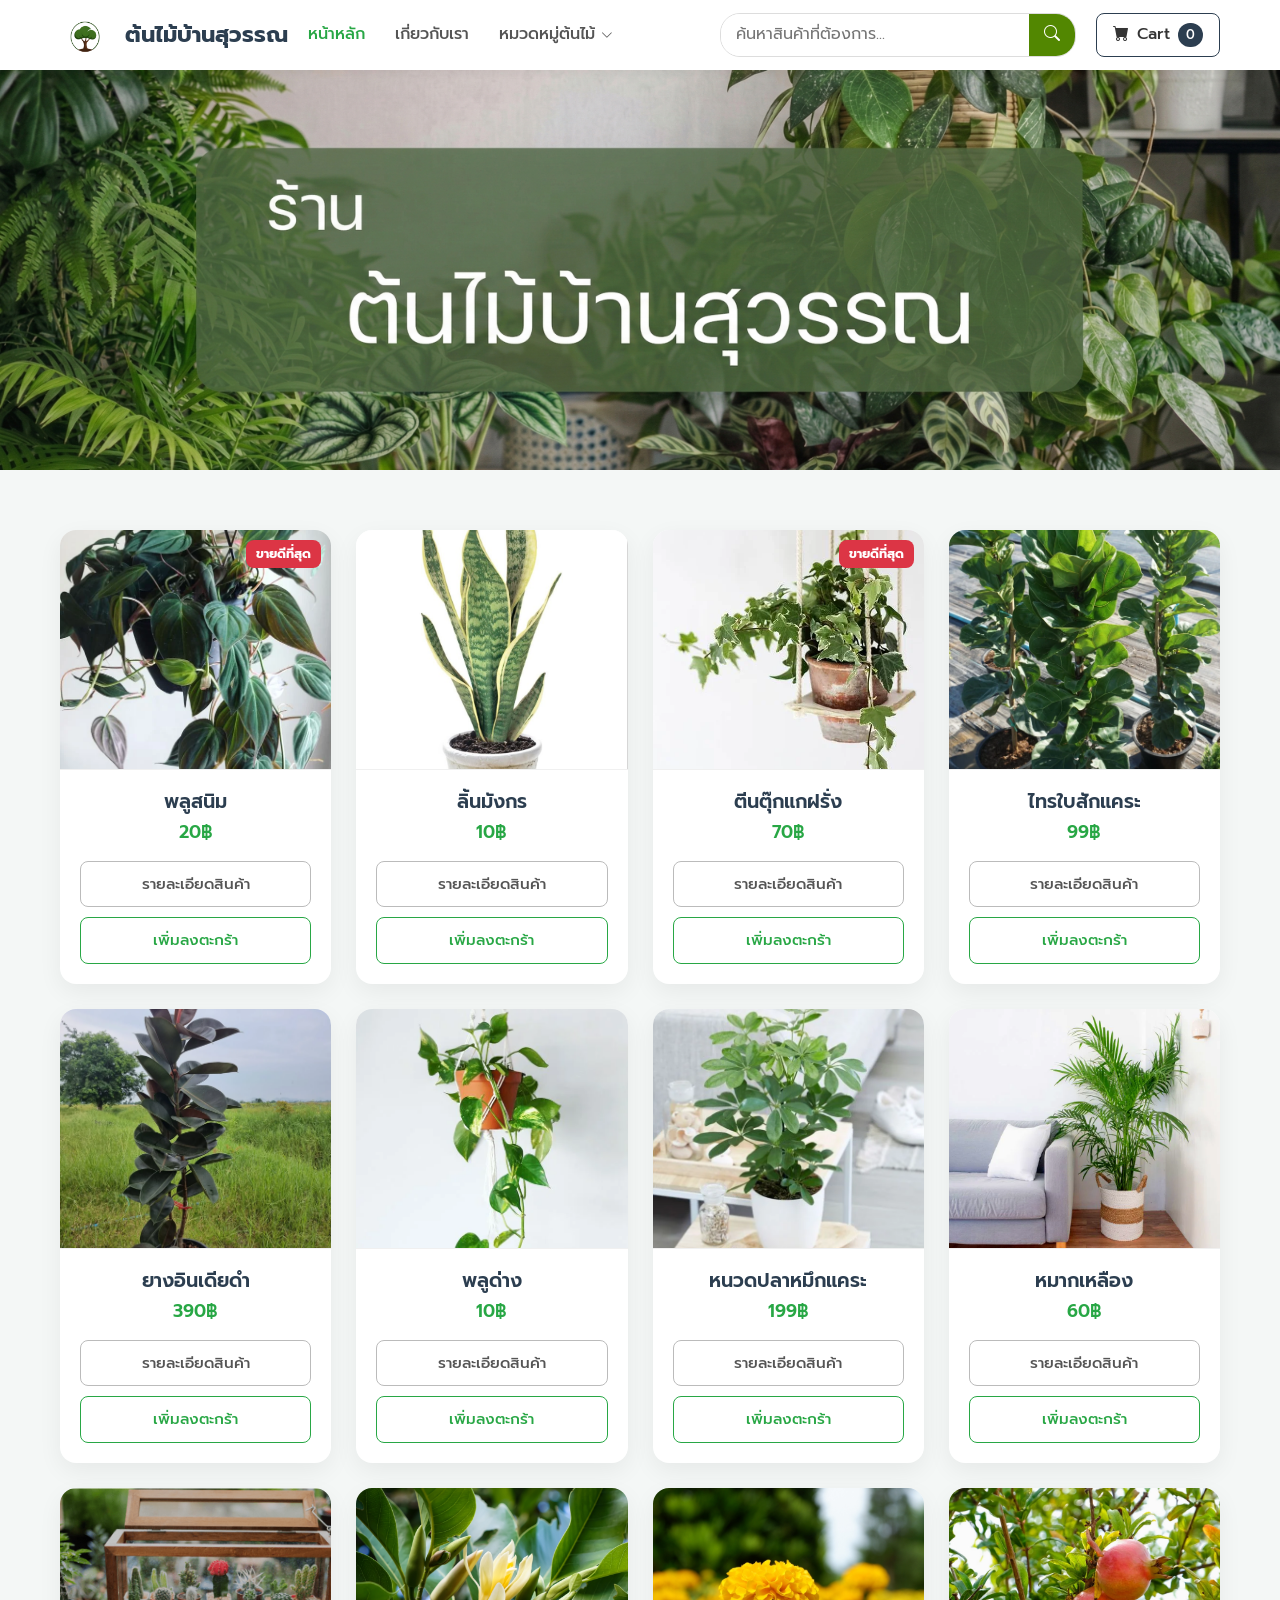
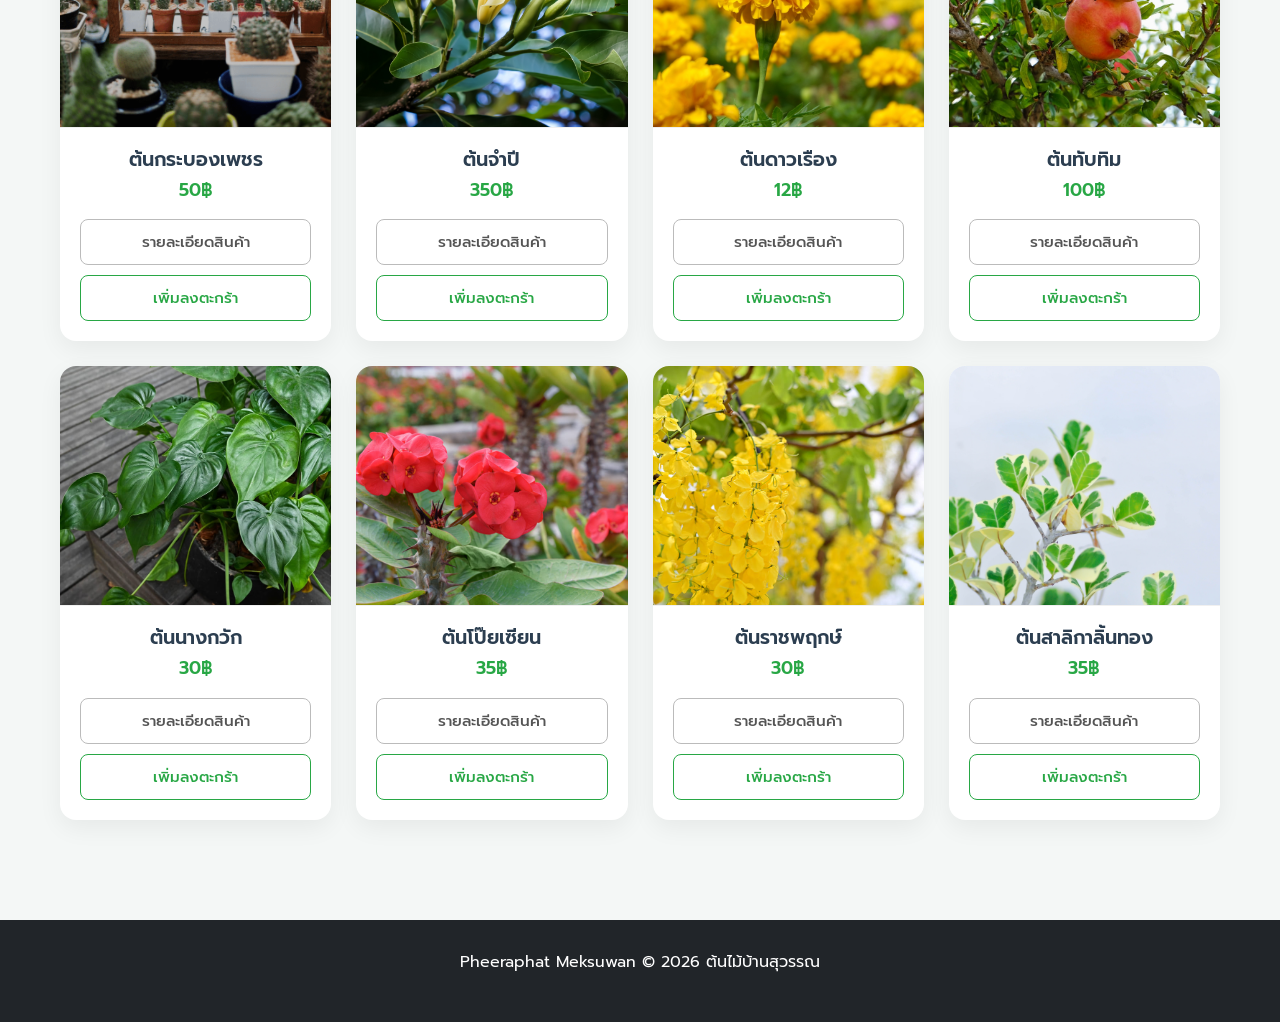
<file: Index.html>
<!DOCTYPE html>
<html lang="th">
<head>
    <meta charset="utf-8" />
    <meta name="viewport" content="width=device-width, initial-scale=1, shrink-to-fit=no" />
    <title>ต้นไม้บ้านสุวรรณ</title>
    <link rel="icon" type="image/x-icon" href="assets/icons/logo_1.png" />
    
    <link rel="preconnect" href="https://fonts.googleapis.com">
    <link rel="preconnect" href="https://fonts.gstatic.com" crossorigin>
    <link href="https://fonts.googleapis.com/css2?family=Prompt:wght@300;400;500;600;700&display=swap" rel="stylesheet">
    <link href="https://cdn.jsdelivr.net/npm/bootstrap-icons@1.5.0/font/bootstrap-icons.css" rel="stylesheet" />
    <link rel="stylesheet" href="https://cdn.jsdelivr.net/npm/bootstrap@4.6.2/dist/css/bootstrap.min.css">

    
    <link href="css/Style.css" rel="stylesheet" />
    <!-- Script -->
    <script src="js/data.js"></script>
    <script src="js/main.js"></script>
    <script src="js/index.js"></script>
</head>
<body>
    <!-- Navigation -->
    <nav class="navbar">
        <div class="nav-container">
            <a class="nav-brand" href="#">
                <img src="assets/icons/logo_1.png" alt="โลโก้ร้าน">
                <span class="brand-name">ต้นไม้บ้านสุวรรณ</span>
            </a>

            <ul class="nav-menu">
                <li><a href="#" class="active">หน้าหลัก</a></li>
                <li><a href="#">เกี่ยวกับเรา</a></li>
                <li class="dropdown">
                    <a href="#">หมวดหมู่ต้นไม้ <i class="bi-chevron-down" style="font-size: 12px;"></i></a>
                    <ul class="dropdown-content">
                        <li><a href="#">ไม้คลุมดิน</a></li>
                        <li><a href="#">ไม้ล้มลุก</a></li>
                        <li><a href="#">ไม้พุ่ม</a></li>
                        <li><a href="#">ไม้ยืนต้น</a></li>
                        <li><a href="#">ไม้เลื้อย</a></li>
                        <li><a href="#">ไม้ประดับอื่น ๆ</a></li>
                    </ul>
                </li>
            </ul>

            <div class="nav-actions">
                <div class="search-box">
                    <input type="text" id="search-input" placeholder="ค้นหาสินค้าที่ต้องการ..."oninput="searchProduct()">
                    <button class="btn-search"onclick="searchProduct()"><i class="bi-search"></i></button>
                </div>
                
                <a href="Cart.html" class="btn-cart" target="_blank">
                    <i class="bi-cart-fill"></i> Cart
                    <span class="cart-badge">0</span>
                </a>
            </div>
        </div>
    </nav>
    <!-- Header -->
    <header class="main-header">
        </header>
    <!-- Product Section -->
    <section class="product-section">
        <div class="container">
            <div class="product-grid" id="product-container">
                </div>
        </div>
    </section>
    <!-- Footer -->
    <footer class="main-footer">
        <p>Pheeraphat Meksuwan &copy; 2026 ต้นไม้บ้านสุวรรณ</p>
    </footer>

    
</body>
</html>
</file>
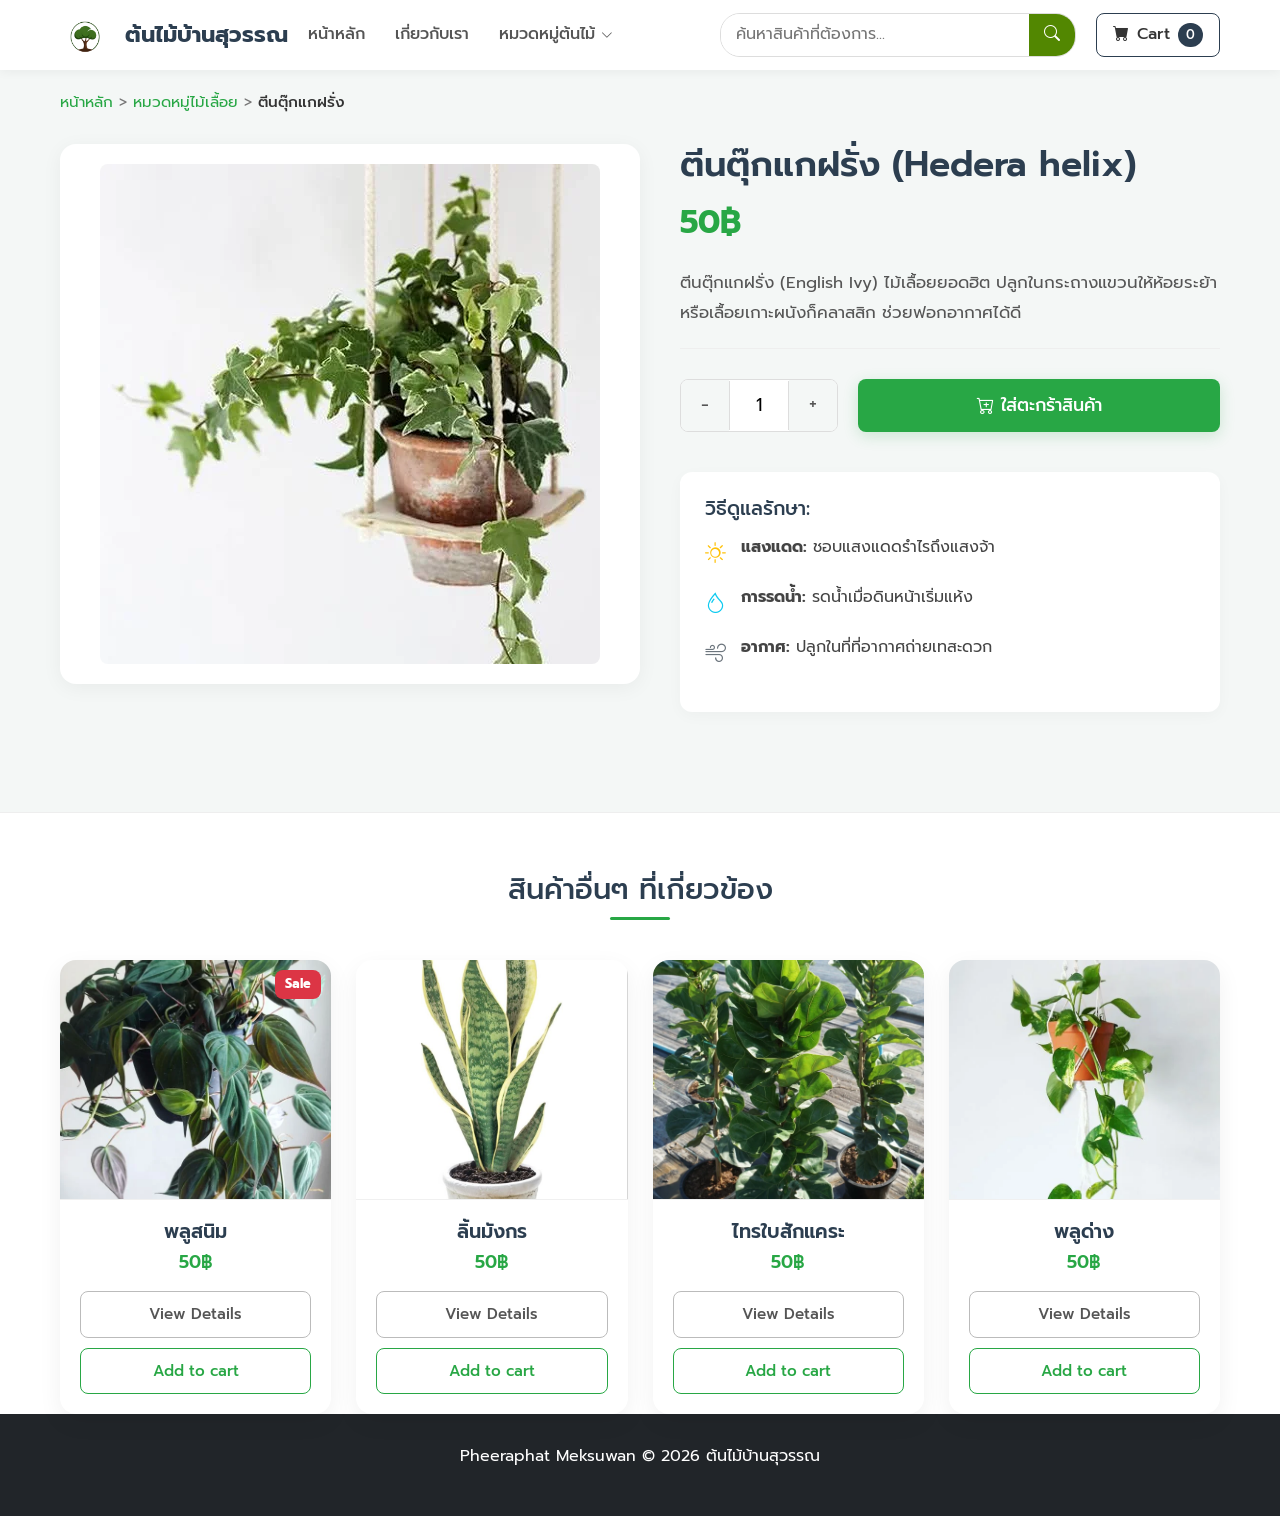
<file: Product.html>
<!DOCTYPE html>
<html lang="th">
<head>
    <meta charset="utf-8" />
    <meta name="viewport" content="width=device-width, initial-scale=1.0" />
    <title>รายละเอียดสินค้า-ต้นไม้บ้านสุวรรณ</title>
    
    <link rel="icon" type="image/x-icon" href="assets/icons/logo_1.png" />
    <link rel="preconnect" href="https://fonts.googleapis.com">
    <link rel="preconnect" href="https://fonts.gstatic.com" crossorigin>
    <link href="https://fonts.googleapis.com/css2?family=Prompt:wght@300;400;500;600;700&display=swap" rel="stylesheet">
    <link href="https://cdn.jsdelivr.net/npm/bootstrap-icons@1.5.0/font/bootstrap-icons.css" rel="stylesheet" />
    <link rel="stylesheet" href="https://cdn.jsdelivr.net/npm/bootstrap@4.6.2/dist/css/bootstrap.min.css">
    
    <link href="css/product.css" rel="stylesheet" />
    <!-- Script -->
    <script src="js/data.js"></script>
    <script src="js/main.js"></script>
    <script src="js/product.js"></script>
</head>
<body>

    <nav class="navbar">
        <div class="nav-container">
            <a class="nav-brand" href="Index.html"> 
                <img src="assets/icons/logo_1.png" alt="Logo">
                <span class="brand-name">ต้นไม้บ้านสุวรรณ</span>
            </a>
            
           <ul class="nav-menu">
                <li><a href="Index.html" class="active">หน้าหลัก</a></li>
                <li><a href="#">เกี่ยวกับเรา</a></li>
                <li class="dropdown">
                    <a href="#">หมวดหมู่ต้นไม้ <i class="bi-chevron-down" style="font-size: 12px;"></i></a>
                    <ul class="dropdown-content">
                        <li><a href="#">ไม้คลุมดิน</a></li>
                        <li><a href="#">ไม้ล้มลุก</a></li>
                        <li><a href="#">ไม้พุ่ม</a></li>
                        <li><a href="#">ไม้ยืนต้น</a></li>
                        <li><a href="#">ไม้เลื้อย</a></li>
                        <li><a href="#">ไม้ประดับอื่น ๆ</a></li>
                    </ul>
                </li>
            </ul>

            <div class="nav-actions">
                <div class="search-box">
                    <input type="text" id="search-input" placeholder="ค้นหาสินค้าที่ต้องการ...">
                    <button class="btn-search"><i class="bi-search"></i></button>
                </div>
                 <a href="Cart.html" class="btn-cart" target="_blank">
                    <i class="bi-cart-fill"></i> Cart
                    <span class="cart-badge">0</span>
                </a>
            </div>
        </div>
    </nav>

    <div class="container">
        <div class="breadcrumb-clean">
            <a href="Index.html">หน้าหลัก</a> > <a href="#">หมวดหมู่ไม้เลื้อย</a> > 
            <span>ตีนตุ๊กแกฝรั่ง</span>
        </div>
    </div>

    <main class="product-detail-section">
        <div class="container product-detail-layout">
            
            <div class="product-image-box">
                <img src="assets/img/products/ตีนตุ๊กแกฝรั่ง.webp" alt="ตีนตุ๊กแกฝรั่ง">
            </div>

            <div class="product-info-box">
                <h1 class="detail-title">ตีนตุ๊กแกฝรั่ง (Hedera helix)</h1>
                <div class="detail-price">50฿</div>
                
                <p class="detail-description">
                    ตีนตุ๊กแกฝรั่ง (English Ivy) ไม้เลื้อยยอดฮิต ปลูกในกระถางแขวนให้ห้อยระย้า หรือเลื้อยเกาะผนังก็คลาสสิก ช่วยฟอกอากาศได้ดี
                </p>

                <div class="purchase-actions">
                    <div class="quantity-selector">
                        <button class="qty-btn" onclick="document.getElementById('qty-input').stepDown()">-</button>
                        <input type="number" id="qty-input" value="1" min="1" class="qty-input">
                        <button class="qty-btn" onclick="document.getElementById('qty-input').stepUp()">+</button>
                    </div>
                    <button class="btn-add-to-cart-large" onclick="addToCart(3)">
                        <i class="bi-cart-plus"></i> ใส่ตะกร้าสินค้า
                    </button>
                </div>

                <div class="care-guide">
                    <h3>วิธีดูแลรักษา:</h3>
                    <ul>
                        <li><i class="bi-brightness-high care-icon" style="color: #ffc107;"></i> <span><strong>แสงแดด:</strong> ชอบแสงแดดรำไรถึงแสงจ้า</span></li>
                        <li><i class="bi-droplet care-icon" style="color: #0dcaf0;"></i> <span><strong>การรดน้ำ:</strong> รดน้ำเมื่อดินหน้าเริ่มแห้ง</span></li>
                        <li><i class="bi-wind care-icon" style="color: #6c757d;"></i> <span><strong>อากาศ:</strong> ปลูกในที่ที่อากาศถ่ายเทสะดวก</span></li>
                    </ul>
                </div>
            </div>
        </div>
    </main>

    <section class="related-section">
        <div class="container">
            <h2 class="section-heading">สินค้าอื่นๆ ที่เกี่ยวข้อง</h2>
            <hr class="heading-line">
            
            <div class="product-grid">
                <div class="product-card">
                    <span class="badge-sale">Sale</span>
                    <img src="assets/img/products/ต้นพลูสนิม.webp" class="product-img">
                    <div class="product-info">
                        <h3 class="product-title">พลูสนิม</h3>
                        <p class="product-price">50฿</p>
                        <div class="product-actions">
                            <button class="btn-details" onclick="window.location.href='Product.html'">View Details</button>
                            <button class="btn-add-cart">Add to cart</button>
                        </div>
                    </div>
                </div>
                <div class="product-card">
                    <img src="assets/img/products/ต้นลิ้นมังกร.jpg" class="product-img">
                    <div class="product-info">
                        <h3 class="product-title">ลิ้นมังกร</h3><p class="product-price">50฿</p>
                        <div class="product-actions"><button class="btn-details">View Details</button><button class="btn-add-cart">Add to cart</button></div>
                    </div>
                </div>
                <div class="product-card">
                    <img src="assets/img/products/ไทรใบสักแคระ.webp" class="product-img">
                    <div class="product-info">
                        <h3 class="product-title">ไทรใบสักแคระ</h3><p class="product-price">50฿</p>
                        <div class="product-actions"><button class="btn-details">View Details</button><button class="btn-add-cart">Add to cart</button></div>
                    </div>
                </div>
                <div class="product-card">
                    <img src="assets/img/products/พลูด่าง.webp" class="product-img">
                    <div class="product-info">
                        <h3 class="product-title">พลูด่าง</h3><p class="product-price">50฿</p>
                        <div class="product-actions"><button class="btn-details">View Details</button><button class="btn-add-cart">Add to cart</button></div>
                    </div>
                </div>
            </div>
        </div>
    </section>

    <footer class="main-footer">
        <p>Pheeraphat Meksuwan &copy; 2026 ต้นไม้บ้านสุวรรณ</p>
    </footer>
</body>
</html>
</file>
<file: css/Style.css>
* {
    margin: 0;
    padding: 0;
    box-sizing: border-box;
}

body {
    font-family: 'Prompt', sans-serif; 
    background-color: #f4f7f6; 
    color: #333;
    line-height: 1.6;
}

a {
    text-decoration: none;
    color: inherit;
}

li {
    list-style: none;
}

.container {
    max-width: 1200px;
    margin: 0 auto;
    padding: 0 20px;
}

/* NAVBAR */
.navbar {
    background-color: #ffffff !important;
    box-shadow: 0 2px 10px rgba(0, 0, 0, 0.05) !important;
    position: sticky !important;
    top: 0 !important;
    z-index: 1000 !important;
    padding: 0 !important; 
    display: block !important; 
}

.nav-container {
    max-width: 1200px;
    margin: 0 auto;
    padding: 10px 20px;
    display: flex;
    align-items: center;
}

.nav-brand {
    display: flex;
    align-items: center; 
    gap: 15px; 
    margin-right: 20px; 
    text-decoration: none !important;
}

.nav-brand img { 
    height: 50px; 
    width: auto; 
    display: block; 
}

.brand-name {
    font-size: 1.4rem; 
    font-weight: 700; 
    color: #2c3e50; 
    white-space: nowrap; 
}

.nav-menu {
    display: flex; 
    gap: 30px; 
    margin-right: auto;
    margin-bottom: 0 !important; 
    padding-left: 0 !important;
}

.nav-menu a {
    font-weight: 500;
    color: #555;
    transition: color 0.3s;
    padding: 10px 0;
}

.nav-menu a:hover, .nav-menu a.active {
    color: #28a745;
}

.dropdown {
    position: relative;
}

.dropdown-content {
    display: none;
    position: absolute;
    top: 100%;
    left: 0;
    background-color: #ffffff;
    min-width: 160px;
    box-shadow: 0 8px 24px rgba(0,0,0,0.1);
    border-radius: 8px;
    overflow: hidden;
    z-index: 1;
}

.dropdown:hover .dropdown-content {
    display: block;
}

.dropdown-content li a {
    padding: 12px 20px;
    display: block;
    color: #333;
    font-weight: 400;
}

.dropdown-content li a:hover {
    background-color: #f4f7f6;
    color: #28a745;
}

.nav-actions {
    display: flex;
    align-items: center;
    gap: 20px;
    flex: 0 1 500px;
    width: 100%; 
    justify-content: flex-end;
}

.search-box {
    display: flex;
    border: 1px solid #ddd;
    border-radius: 20px;
    overflow: hidden;
    background: #fff;
    flex-grow: 1;
}

.search-box input {
    border: none;
    padding: 8px 15px ;
    outline: none;
    font-family: 'Prompt', sans-serif;
    width: 100%;
}

.btn-search {
    background: #528701;
    border: none;
    padding: 0 15px;
    cursor: pointer;
    color: #fff;
    transition: 0.3s;
}

.btn-search:hover {
    background: #365a00;
}

.btn-cart {
    display: flex;
    align-items: center;
    gap: 8px;
    border: 1.5px solid #2c3e50;
    padding: 8px 16px;
    border-radius: 8px;
    font-weight: 500;
    transition: 0.3s;
    background: #fff;
    white-space: nowrap;
    cursor: pointer;
}

.btn-cart:hover {
    background: #2c3e50;
    color: #fff;
    text-decoration: none;
}

.cart-badge {
    background-color: #2c3e50;
    color: #fff;
    padding: 2px 8px;
    border-radius: 50px;
    font-size: 0.8rem;
}

.btn-cart:hover .cart-badge {
    background-color: #fff;
    color: #2c3e50;
}

/* BREADCRUMB */
.breadcrumb-clean {
    padding: 20px 0 10px 0;
    font-size: 0.95rem;
    color: #777;
    width: 100%;
    display: flex !important;
    justify-content: flex-start !important; 
    align-items: center;
    gap: 8px;
}

.breadcrumb-clean a {
    color: #28a745;
    transition: 0.3s;
    font-weight: 500;
}

.breadcrumb-clean a:hover {
    text-decoration: underline;
    color: #1e7e34;
}

.breadcrumb-clean span {
    color: #2c3e50;
    font-weight: 600;
}
/*  HEADER  */
.main-header {
    height: 400px; 
    background-image: url("../assets/img/1.png");
    background-size: cover;
    background-position: center;
    background-repeat: no-repeat;
}

/* PRODUCT SECTION & GRID*/
.product-section {
    padding: 60px 0;
}

.product-grid {
    display: grid;
    grid-template-columns: repeat(4, 1fr); 
    gap: 25px; 
}

/*PRODUCT CARD (Modern UI Style) */
.product-card {
    background: #ffffff;
    border-radius: 16px;
    box-shadow: 0 8px 24px rgba(0, 0, 0, 0.06);
    overflow: hidden;
    display: flex;
    flex-direction: column;
    transition: transform 0.3s ease, box-shadow 0.3s ease;
    position: relative;
}

.product-card:hover {
    transform: translateY(-8px);
    box-shadow: 0 15px 35px rgba(0, 0, 0, 0.12);
}

/* ป้าย Sale  */
.badge-sale {
    position: absolute;
    top: 10px;
    right: 10px;
    background-color: #dc3545;
    color: white;
    padding: 4px 10px;
    border-radius: 8px;
    font-size: 0.8rem;
    font-weight: bold;
    z-index: 2;
}

/* รูปภาพต้นไม้*/
.product-img {
    width: 100%;
    height: 240px;
    object-fit: cover;
    object-position: center;
    border-bottom: 1px solid #f0f0f0;
}

/* เนื้อหาในการ์ด */
.product-info {
    padding: 20px;
    text-align: center;
    display: flex;
    flex-direction: column;
    flex-grow: 1; 
}

.product-title {
    font-size: 1.2rem;
    font-weight: 600;
    color: #2c3e50;
    margin-bottom: 5px;
}

.product-price {
    font-size: 1.1rem;
    color: #28a745;
    font-weight: 600;
    margin-bottom: 15px;
}

/* ปุ่มในการ์ด */
.product-actions {
    margin-top: auto;
    display: flex;
    flex-direction: column;
    gap: 10px;
}

.btn-details, .btn-add-cart {
    width: 100%;
    padding: 10px;
    border-radius: 8px;
    font-family: 'Prompt', sans-serif;
    font-weight: 500;
    cursor: pointer;
    transition: 0.3s;
    font-size: 0.95rem;
}

.btn-details {
    background: transparent;
    border: 1px solid #bbb;
    color: #555;
}

.btn-details:hover {
    background: #f4f7f6;
    border-color: #888;
}

.btn-add-cart {
    background: transparent;
    border: 1.5px solid #28a745;
    color: #28a745;
}

.btn-add-cart:hover {
    background: #28a745;
    color: #fff;
}

/* FOOTER*/
.main-footer {
    background-color: #212529;
    color: #fff;
    text-align: center;
    padding: 30px 20px;
    margin-top: 40px;
}

/* RESPONSIVE  */
@media (max-width: 1024px) {
    .product-grid {
        grid-template-columns: repeat(3, 1fr); /*ipad*/
    }
}

@media (max-width: 768px) {
    .nav-container {
        flex-direction: column;
        gap: 15px;
    }
    .nav-menu {
        flex-wrap: wrap;
        justify-content: center;
    }
    .product-grid {
        grid-template-columns: repeat(2, 1fr); /*Phone */
    }
}

@media (max-width: 480px) {
    .product-grid {
        grid-template-columns: 1fr; /*Phone */
    }
    .main-header {
        height: 250px;
    }
}
</file>
<file: css/product.css>
* {
    margin: 0;
    padding: 0;
    box-sizing: border-box;
}

body {
    font-family: 'Prompt', sans-serif; 
    background-color: #f4f7f6; 
    color: #333;
    line-height: 1.6;
    display: flex;
    flex-direction: column;
    min-height: 100vh;
}

a {
    text-decoration: none;
    color: inherit;
}

li {
    list-style: none;
}

.container {
    max-width: 1200px;
    margin: auto;
    padding: 0 20px;
    width: 100%;
}

/* NAVBAR */
.navbar {
    background-color: #ffffff !important;
    box-shadow: 0 2px 10px rgba(0, 0, 0, 0.05) !important;
    position: sticky !important;
    top: 0 !important;
    z-index: 1000 !important;
    padding: 0 !important; 
    display: block !important; 
}

.nav-container {
    max-width: 1200px;
    margin: 0 auto;
    padding: 10px 20px;
    display: flex;
    align-items: center;
}

.nav-brand {
    display: flex;
    align-items: center; 
    gap: 15px; 
    margin-right: 20px; 
    text-decoration: none !important;
}

.nav-brand img { 
    height: 50px; 
    width: auto; 
    display: block; 
}

.brand-name {
    font-size: 1.4rem; 
    font-weight: 700; 
    color: #2c3e50; 
    white-space: nowrap; 
}

.nav-menu {
    display: flex; 
    gap: 30px; 
    margin-right: auto;
    margin-bottom: 0 !important; 
    padding-left: 0 !important;
}

.nav-menu a {
    font-weight: 500;
    color: #555;
    transition: color 0.3s;
    padding: 10px 0;
}

.nav-menu a:hover{
    color: #28a745;
}

.dropdown {
    position: relative;
}

.dropdown-content {
    display: none;
    position: absolute;
    top: 100%;
    left: 0;
    background-color: #ffffff;
    min-width: 160px;
    box-shadow: 0 8px 24px rgba(0,0,0,0.1);
    border-radius: 8px;
    overflow: hidden;
    z-index: 1;
}

.dropdown:hover .dropdown-content {
    display: block;
}

.dropdown-content li a {
    padding: 12px 20px;
    display: block;
    color: #333;
    font-weight: 400;
}

.dropdown-content li a:hover {
    background-color: #f4f7f6;
    color: #28a745;
}

.nav-actions {
    display: flex;
    align-items: center;
    gap: 20px;
    flex: 0 1 500px;
    width: 100%; 
    justify-content: flex-end;
}

.search-box {
    display: flex;
    border: 1px solid #ddd;
    border-radius: 20px;
    overflow: hidden;
    background: #fff;
    flex-grow: 1;
}

.search-box input {
    border: none;
    padding: 8px 15px !important;
    outline: none;
    font-family: 'Prompt', sans-serif;
    width: 100%;
}

.btn-search {
    background: #528701;
    border: none;
    padding: 0 15px;
    cursor: pointer;
    color: #fff;
    transition: 0.3s;
}

.btn-search:hover {
    background: #365a00;
}

.btn-cart {
    display: flex;
    align-items: center;
    gap: 8px;
    border: 1.5px solid #2c3e50;
    padding: 8px 16px;
    border-radius: 8px;
    font-weight: 500;
    transition: 0.3s;
    background: #fff;
    white-space: nowrap;
    cursor: pointer;
}

.btn-cart:hover {
    background: #2c3e50;
    color: #fff;
    text-decoration: none;
}

.cart-badge {
    background-color: #2c3e50;
    color: #fff;
    padding: 2px 8px;
    border-radius: 50px;
    font-size: 0.8rem;
}

.btn-cart:hover .cart-badge {
    background-color: #fff;
    color: #2c3e50;
}

/* =========================================
   PRODUCT SECTION & GRID
========================================= */
.product-section {
    padding: 60px 0;
}

.product-grid {
    display: grid;
    grid-template-columns: repeat(4, 1fr); 
    gap: 25px; 
}

/*PRODUCT CARD */
.product-card {
    background: #ffffff;
    border-radius: 16px;
    box-shadow: 0 8px 24px rgba(0, 0, 0, 0.06);
    overflow: hidden;
    display: flex;
    flex-direction: column;
    transition: transform 0.3s ease, box-shadow 0.3s ease;
    position: relative;
}

.product-card:hover {
    transform: translateY(-8px);
    box-shadow: 0 15px 35px rgba(0, 0, 0, 0.12);
}

.badge-sale {
    position: absolute;
    top: 10px;
    right: 10px;
    background-color: #dc3545;
    color: white;
    padding: 4px 10px;
    border-radius: 8px;
    font-size: 0.8rem;
    font-weight: bold;
    z-index: 2;
}

.product-img {
    width: 100%;
    height: 240px;
    object-fit: cover;
    object-position: center;
    border-bottom: 1px solid #f0f0f0;
}

.product-info {
    padding: 20px;
    text-align: center;
    display: flex;
    flex-direction: column;
    flex-grow: 1; 
}

.product-title {
    font-size: 1.2rem;
    font-weight: 600;
    color: #2c3e50;
    margin-bottom: 5px;
}

.product-price {
    font-size: 1.1rem;
    color: #28a745;
    font-weight: 600;
    margin-bottom: 15px;
}

.product-actions {
    margin-top: auto;
    display: flex;
    flex-direction: column;
    gap: 10px;
}

.btn-details, .btn-add-cart {
    width: 100%;
    padding: 10px;
    border-radius: 8px;
    font-family: 'Prompt', sans-serif;
    font-weight: 500;
    cursor: pointer;
    transition: 0.3s;
    font-size: 0.95rem;
}

.btn-details {
    background: transparent;
    border: 1px solid #bbb;
    color: #555;
}

.btn-details:hover {
    background: #f4f7f6;
    border-color: #888;
}

.btn-add-cart {
    background: transparent;
    border: 1.5px solid #28a745;
    color: #28a745;
}

.btn-add-cart:hover {
    background: #28a745;
    color: #fff;
}

/* PRODUCT DETAIL PAGE*/
.breadcrumb-clean {
    padding: 20px 0 10px 0;
    font-size: 0.95rem;
    color: #777;
    /* margin-left: auto; */
    /* margin-right: auto;
    width: 100%; */

}

.breadcrumb-clean a {
    color: #28a745;
    transition: 0.3s;
}

.breadcrumb-clean a:hover {
    text-decoration: underline;
    color: #1e7e34;
}

.breadcrumb-clean span {
    color: #333;
    font-weight: 500;
}

.product-detail-section {
    max-width: 1200px;
    margin: auto;
    padding: 20px 0 60px 0;
}

.product-detail-layout {
    display: flex;
    gap: 40px;
    align-items: flex-start;
}

.product-image-box {
    flex: 1;
    background-color: #fff;
    border-radius: 16px;
    padding: 20px;
    box-shadow: 0 4px 20px rgba(0, 0, 0, 0.05);
    text-align: center;
}

.product-image-box img {
    max-width: 100%;
    height: auto;
    max-height: 500px;
    border-radius: 8px;
    object-fit: contain;
}

.product-info-box {
    flex: 1;
    display: flex;
    flex-direction: column;
}

.detail-title {
    font-size: 2.2rem;
    font-weight: 600;
    color: #2c3e50;
    margin-bottom: 10px;
}

.detail-price {
    font-size: 2rem;
    font-weight: 700;
    color: #28a745;
    margin-bottom: 20px;
}

.detail-description {
    font-size: 1.05rem;
    color: #555;
    line-height: 1.8;
    margin-bottom: 30px;
    padding-bottom: 20px;
    border-bottom: 1px solid #eee;
}

.purchase-actions {
    display: flex;
    gap: 20px;
    margin-bottom: 40px;
}

.quantity-selector {
    display: flex;
    align-items: center;
    border: 1px solid #ddd;
    border-radius: 8px;
    overflow: hidden;
    background: #fff;
}

.qty-btn {
    background-color: #f4f7f6;
    border: none;
    padding: 10px 20px;
    font-size: 1.2rem;
    cursor: pointer;
    color: #555;
    transition: 0.2s;
}

.qty-btn:hover {
    background-color: #e2e8e5;
}

.qty-input {
    width: 60px;
    text-align: center;
    border: none;
    border-left: 1px solid #ddd;
    border-right: 1px solid #ddd;
    font-size: 1.1rem;
    font-family: 'Prompt', sans-serif;
    outline: none;
    padding: 10px 0;
}

.qty-input::-webkit-outer-spin-button,
.qty-input::-webkit-inner-spin-button {
    -webkit-appearance: none;
    margin: 0;
}

.btn-add-to-cart-large {
    flex: 1;
    background-color: #28a745;
    color: #fff;
    border: none;
    border-radius: 8px;
    font-size: 1.1rem;
    font-weight: 500;
    font-family: 'Prompt', sans-serif;
    cursor: pointer;
    transition: 0.3s;
    box-shadow: 0 4px 15px rgba(40, 167, 69, 0.2);
}

.btn-add-to-cart-large:hover {
    background-color: #218838;
    transform: translateY(-2px);
    box-shadow: 0 6px 20px rgba(40, 167, 69, 0.3);
}

.care-guide {
    background-color: #fff;
    padding: 25px;
    border-radius: 12px;
    box-shadow: 0 4px 15px rgba(0,0,0,0.03);
}

.care-guide h3 {
    font-size: 1.2rem;
    color: #2c3e50;
    margin-bottom: 15px;
}

.care-guide ul li {
    display: flex;
    align-items: flex-start;
    margin-bottom: 15px;
    color: #444;
    line-height: 1.6;
}

.care-icon {
    font-size: 1.3rem;
    margin-right: 15px;
    margin-top: 2px;
}

.related-section {
    background-color: #fff; 
    margin-top: 40px;
    padding-top: 60px;
    border-top: 1px solid #eee;
}

.section-heading {
    text-align: center;
    font-size: 1.8rem;
    color: #2c3e50;
    margin-bottom: 10px;
}

.heading-line {
    width: 60px;
    height: 3px;
    background-color: #28a745;
    margin: 0 auto 40px auto;
    border: none;
    border-radius: 5px;
}

/* FOOTER */
.main-footer {
    background-color: #212529;
    color: #fff;
    text-align: center;
    padding: 30px 20px;
    margin-top: auto; 
}

/* RESPONSIVE */
@media (max-width: 1024px) {
    .product-grid {
        grid-template-columns: repeat(3, 1fr); 
    }
}

@media (max-width: 768px) {
    .nav-container {
        flex-direction: column;
        gap: 15px;
    }
    .nav-menu {
        flex-wrap: wrap;
        justify-content: center;
    }
    .product-grid {
        grid-template-columns: repeat(2, 1fr); 
    }
    .product-detail-layout {
        flex-direction: column;
    }
}

@media (max-width: 480px) {
    .product-grid {
        grid-template-columns: 1fr; 
    }
    .purchase-actions {
        flex-direction: column;
    }
    .btn-add-to-cart-large {
        padding: 15px;
    }
}
</file>
